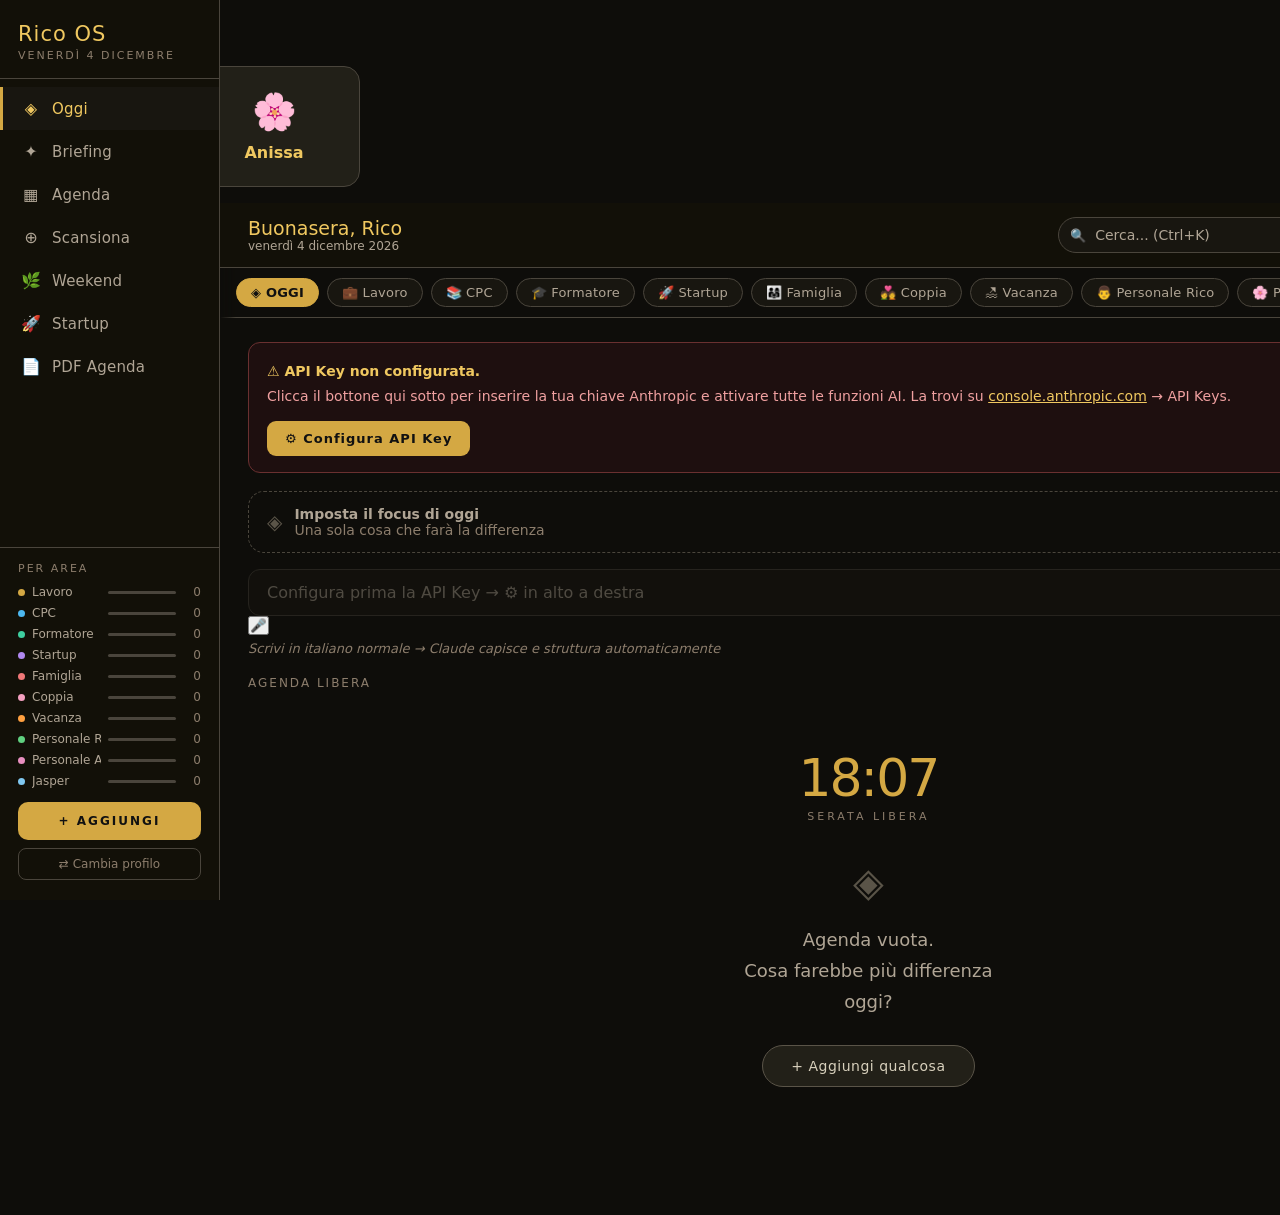
<file: ricoos/index.html>
<!DOCTYPE html>
<html lang="it">
<head>
<meta charset="UTF-8">
<meta name="viewport" content="width=device-width, initial-scale=1.0, viewport-fit=cover">
<title>Rico OS</title>
<meta name="apple-mobile-web-app-capable" content="yes">
<meta name="apple-mobile-web-app-title" content="Rico OS">
<meta name="apple-mobile-web-app-status-bar-style" content="black-translucent">
<meta name="theme-color" content="#0e0d0a">
<link rel="apple-touch-icon" href="data:image/svg+xml,<svg xmlns='http://www.w3.org/2000/svg' viewBox='0 0 100 100'><rect width='100' height='100' rx='22' fill='%230e0d0a'/><text y='.9em' font-size='72' x='50%' text-anchor='middle'>◈</text></svg>">
  <link rel="stylesheet" href="css/style.css">
</head>
<body>
  <link rel="stylesheet" href="css/style.css">

<!-- PIN SCREEN -->
<div id="pinScreen">
  <!-- STEP 1: scelta profilo -->
  <div id="profileSelect" class="pin-box" style="width:360px;max-width:92vw;">
    <div class="pin-logo">Rico OS</div>
    <div class="pin-sub" style="margin-bottom:28px">Chi sei?</div>
    <div style="display:flex;gap:16px;justify-content:center;margin-bottom:16px;">
      <button onclick="selectProfile('rico')" style="
        flex:1;padding:24px 16px;background:var(--bg3);border:1px solid var(--bdr);
        border-radius:16px;cursor:pointer;font-family:inherit;transition:all .2s;color:var(--txt2);
        display:flex;flex-direction:column;align-items:center;gap:10px;
      ">
        <span style="font-size:36px">👨</span>
        <span style="font-size:16px;font-weight:600;color:var(--gold2)">Rico</span>
      </button>
      <button onclick="selectProfile('anissa')" style="
        flex:1;padding:24px 16px;background:var(--bg3);border:1px solid var(--bdr);
        border-radius:16px;cursor:pointer;font-family:inherit;transition:all .2s;color:var(--txt2);
        display:flex;flex-direction:column;align-items:center;gap:10px;
      ">
        <span style="font-size:36px">🌸</span>
        <span style="font-size:16px;font-weight:600;color:var(--gold2)">Anissa</span>
      </button>
    </div>
  </div>

  <!-- STEP 2: inserisci PIN (nascosto inizialmente) -->
  <div id="pinEntry" class="pin-box" style="display:none;">
    <div class="pin-logo" id="pinProfileName">Rico OS</div>
    <div class="pin-sub" id="pinSubText">Inserisci il PIN</div>
    <div class="pin-dots">
      <div class="pin-dot" id="pd0"></div>
      <div class="pin-dot" id="pd1"></div>
      <div class="pin-dot" id="pd2"></div>
      <div class="pin-dot" id="pd3"></div>
    </div>
    <div class="pin-grid">
      <button class="pin-btn" onclick="pinPress('1')">1</button>
      <button class="pin-btn" onclick="pinPress('2')">2</button>
      <button class="pin-btn" onclick="pinPress('3')">3</button>
      <button class="pin-btn" onclick="pinPress('4')">4</button>
      <button class="pin-btn" onclick="pinPress('5')">5</button>
      <button class="pin-btn" onclick="pinPress('6')">6</button>
      <button class="pin-btn" onclick="pinPress('7')">7</button>
      <button class="pin-btn" onclick="pinPress('8')">8</button>
      <button class="pin-btn" onclick="pinPress('9')">9</button>
      <button class="pin-btn" onclick="pinPress('0')" style="grid-column:2">0</button>
      <button class="pin-del" onclick="pinDel()">⌫</button>
    </div>
    <div class="pin-error" id="pinError"></div>
    <button onclick="backToProfiles()" style="
      margin-top:16px;background:none;border:none;color:var(--dim);
      font-size:13px;cursor:pointer;font-family:inherit;
    ">← Cambia profilo</button>
  </div>
</div>

<div class="app">

<!-- ═══════════ SIDEBAR ═══════════ -->
<aside class="sidebar">
  <div class="sb-logo">
    <div class="sb-name">Rico OS</div>
    <div class="sb-date" id="sbDate"></div>
  </div>

  <nav class="sb-nav">
    <button class="sb-btn active" data-v="oggi"    onclick="setView('oggi')"><span class="sb-ico">◈</span>Oggi</button>
    <button class="sb-btn"        data-v="briefing" onclick="setView('briefing')"><span class="sb-ico">✦</span>Briefing</button>
    <button class="sb-btn"        data-v="agenda"  onclick="setView('agenda')"><span class="sb-ico">▦</span>Agenda</button>
    <button class="sb-btn"        data-v="upload"  onclick="setView('upload')"><span class="sb-ico">⊕</span>Scansiona</button>
    <button class="sb-btn"        data-v="weekend" onclick="setView('weekend')"><span class="sb-ico">🌿</span>Weekend</button>
    <button class="sb-btn"        data-v="jasper"  onclick="setView('jasper')"><span class="sb-ico">👶</span>Jasper</button>
    <button class="sb-btn sb-startup-btn" data-v="startup" onclick="setView('startup')"><span class="sb-ico">🚀</span>Startup</button>
    <button class="sb-btn"        onclick="openPDFModal()"><span class="sb-ico">📄</span>PDF Agenda</button>
  </nav>

  <div class="sb-bottom">
    <div class="sb-stat-lbl">Per area</div>
    <div id="sbStats"></div>
    <div class="sb-prog" id="sbProg" style="display:none">
      <div class="sb-prog-lbl" style="margin-top:10px;border-top:1px solid var(--bdr);padding-top:10px">Oggi</div>
      <div class="sb-prog-nums" id="sbProgNums"></div>
      <div class="sb-prog-bar"><div class="sb-prog-fill" id="sbProgFill" style="width:0%"></div></div>
    </div>
    <button class="sb-add-btn" onclick="openModal()">+ Aggiungi</button>
    <button onclick="switchProfile()" style="margin-top:8px;width:100%;padding:8px;background:none;border:1px solid var(--bdr);border-radius:8px;color:var(--dim);font-size:12px;cursor:pointer;font-family:inherit;transition:all .15s;" onmouseover="this.style.color='var(--gold)';this.style.borderColor='var(--gold3)'" onmouseout="this.style.color='var(--dim)';this.style.borderColor='var(--bdr)'">
      ⇄ Cambia profilo
    </button>
  </div>
</aside>

<!-- ═══════════ MAIN ═══════════ -->
<div class="main">

  <!-- Topbar desktop -->
  <div class="topbar">
    <div>
      <div class="tb-greet" id="tbGreet"></div>
      <div class="tb-date" id="tbDate"></div>
    </div>
    <div class="tb-flex"></div>
    <div class="search-wrap">
      <span class="search-ico">🔍</span>
      <input class="search-inp" id="dSrchInp" placeholder="Cerca... (Ctrl+K)" autocomplete="off"
        oninput="doSearch(this.value,'d')" onfocus="if(this.value) doSearch(this.value,'d')">
      <div class="search-res" id="dSrchRes"></div>
    </div>
    <button class="tb-settings-btn" onclick="openSettings()" title="Impostazioni API">⚙</button>
  </div>

  <!-- Areas bar desktop -->
  <div class="areas-bar" id="dAreas"></div>

  <!-- Content desktop -->
  <div class="content">

    <!-- OGGI -->
    <div class="view active" id="dv-oggi">
      <div id="dBanner" class="setup-banner" style="display:none">
        <strong>⚠ API Key non configurata.</strong><br>
        Clicca il bottone qui sotto per inserire la tua chiave Anthropic e attivare tutte le funzioni AI.
        La trovi su <a href="https://console.anthropic.com" target="_blank" style="color:var(--gold2)">console.anthropic.com</a> → API Keys.
        <br><button class="setup-cta" onclick="openSettings()">⚙ Configura API Key</button>
      </div>

      <div id="dNotifArea"></div>

      <div id="dMitWrap"></div>

      <div class="qa-wrap">
        <div class="qa-row">
          <input class="qa-inp has-mic" id="dQaInp" placeholder='Aggiunta rapida → es. "test CCOB giovedì mattina, alta priorità"' onkeydown="if(event.key==='Enter') doQA('d')">
          <button class="qa-mic" id="dQaMic" onclick="startVoice('d')" title="Dettatura vocale" style="display:none">🎤</button>
          <button class="qa-send" onclick="doQA('d')" title="Aggiungi con AI">✦</button>
        </div>
        <div class="qa-hint">Scrivi in italiano normale → Claude capisce e struttura automaticamente</div>
        <div class="qa-preview" id="dQaPreview"></div>
      </div>

      <div class="sec-lbl" id="dTodayLbl"></div>
      <div class="items-list" id="dTodayList"></div>
    </div>

    <!-- BRIEFING -->
    <div class="view" id="dv-briefing">
      <div class="briefing-page-lbl">✦ Coach AI · Briefing giornaliero</div>

      <button class="ai-strip" id="dAiBtn" onclick="doBriefing()">
        <span class="ai-star">✦</span>
        <div class="spin" id="dAiSpin"></div>
        <div>
          <div class="lbl" id="dAiBtnLbl">Inizia la giornata con il tuo coach</div>
          <div class="sub">Tocca per il briefing di oggi</div>
        </div>
      </button>

      <div class="chat-section" id="dChatSection">
        <div class="chat-msgs" id="dChatMsgs"></div>
        <div class="chat-inp-row">
          <input class="chat-inp" id="dChatInp" placeholder="Chatta con il tuo coach..." onkeydown="if(event.key==='Enter'&&!event.shiftKey){event.preventDefault();doChat('d')}">
          <button class="chat-send" onclick="doChat('d')">✦</button>
        </div>
        <div id="dChatConfirm" style="display:none" class="chat-action-preview"></div>
      </div>
    </div>

    <!-- AGENDA -->
    <div class="view" id="dv-agenda">
      <div class="week-nav">
        <button class="w-arr" onclick="shiftWeek(-1)">‹ Prec</button>
        <span class="week-lbl" id="dWkLbl"></span>
        <button class="w-arr" onclick="shiftWeek(1)">Succ ›</button>
      </div>
      <div class="week-grid" id="dWkGrid"></div>
      <div class="sec-lbl" id="dAgLbl"></div>
      <div class="items-list" id="dAgList"></div>
    </div>

    <!-- startup view placeholder (area chip ancora funziona) -->
    <div class="view" id="dv-startup"></div>

    <!-- JASPER — solo Anissa -->
    <div class="view" id="dv-jasper"></div>

    <!-- UPLOAD -->
    <div class="view" id="dv-upload">
      <div class="sec-lbl">Scansiona documento</div>
      <label class="upload-zone" for="dFileInp">
        <div class="upload-ico">📄</div>
        <div class="upload-lbl">Trascina o tocca per caricare<br>foto, screenshot o PDF</div>
        <div class="upload-sub">L'AI estrae automaticamente appuntamenti, test e scadenze · JPG · PNG · PDF</div>
      </label>
      <input type="file" id="dFileInp" accept="image/*,application/pdf" style="display:none" onchange="handleUpload(event)">
      <div class="upload-prev" id="dPrev"></div>
      <button class="act-btn scan-act" id="dScanBtn" onclick="doScan()">✦ Analizza con AI</button>
      <div class="scan-progress" id="dScanProg"><div class="scan-progress-bar" id="dScanBar"></div></div>
      <div class="scan-step-lbl" id="dScanLbl"></div>
      <div class="ext-box" id="dExtBox"></div>
      <button class="act-btn confirm-act" id="dConfBtn" onclick="confirmExtracted()">✓ Aggiungi tutto al calendario</button>
    </div>

    <!-- WEEKEND -->
    <div class="view" id="dv-weekend">
      <div class="wk-hdr">
        <h2>Weekend in famiglia</h2>
        <p>Idee per il Locarnese e Canton Ticino · con Anissa e Jasper</p>
      </div>
      <button class="wk-gen" id="dWkBtn" onclick="doWeekend()">
        <span style="font-size:18px;color:var(--gold);flex-shrink:0">✦</span>
        <div>
          <div class="lbl">Genera idee per questo weekend</div>
          <div class="sub">Ricerca eventi locali + consigli stagionali</div>
        </div>
        <div class="spin" id="dWkSpin" style="display:none;margin-left:auto"></div>
      </button>
      <div class="wk-cards" id="dWkCards"></div>
    </div>

  </div><!-- /content -->

  <!-- ══ MOBILE HEADER ══ -->
  <div class="mob-hdr">
    <div class="mob-top">
      <div>
        <div class="mob-date" id="mobDate"></div>
        <div class="mob-greet" id="mobGreet"></div>
      </div>
      <div style="display:flex;align-items:center;gap:8px">
        <div class="mob-prog" id="mobProg" style="display:none">
          <div class="mob-prog-nums" id="mobProgNums"></div>
          <div class="mob-prog-bar"><div class="mob-prog-fill" id="mobProgFill"></div></div>
        </div>
        <button style="background:none;border:none;color:var(--dim);font-size:18px;cursor:pointer;padding:4px" onclick="openSettings()">⚙</button>
      </div>
    </div>
    <div class="mob-search" style="position:relative">
      <span class="mob-search-ico">🔍</span>
      <input class="mob-search-inp" id="mSrchInp" placeholder="Cerca..." autocomplete="off"
        oninput="doSearch(this.value,'m')" onfocus="if(this.value) doSearch(this.value,'m')">
      <div class="mob-search-res" id="mSrchRes"></div>
    </div>
    <div class="mob-areas" id="mAreas"></div>
  </div>

  <!-- MOBILE CONTENT -->
  <div class="mob-content">
    <div class="view active" id="mv-oggi">
      <div id="mBanner" class="setup-banner" style="display:none">
        <strong>⚠ API Key mancante.</strong>
        <br><button class="setup-cta" style="margin-top:10px" onclick="openSettings()">⚙ Configura API Key</button>
      </div>
      <div id="mNotifArea"></div>
      <div id="mMitWrap"></div>
      <div class="qa-wrap">
        <div class="qa-row">
          <input class="qa-inp has-mic" id="mQaInp" placeholder='es. "riunione lavoro lunedì 9:00"' onkeydown="if(event.key==='Enter') doQA('m')">
          <button class="qa-mic" id="mQaMic" onclick="startVoice('m')" title="Voce" style="display:none">🎤</button>
          <button class="qa-send" onclick="doQA('m')" title="✦">✦</button>
        </div>
        <div class="qa-preview" id="mQaPreview"></div>
      </div>
      <div class="sec-lbl" id="mTodayLbl"></div>
      <div class="items-list" id="mTodayList"></div>
    </div>

    <div class="view" id="mv-briefing">
      <div class="briefing-page-lbl">✦ Coach AI · Briefing</div>
      <button class="ai-strip" id="mAiBtn" onclick="doBriefing()">
        <span class="ai-star">✦</span>
        <div class="spin" id="mAiSpin"></div>
        <div><div class="lbl" id="mAiBtnLbl">Inizia la giornata con il tuo coach</div></div>
      </button>
      <div class="chat-section" id="mChatSection">
        <div class="chat-msgs" id="mChatMsgs"></div>
        <div class="chat-inp-row">
          <input class="chat-inp" id="mChatInp" placeholder="Chatta con il tuo coach..." onkeydown="if(event.key==='Enter'){event.preventDefault();doChat('m')}">
          <button class="chat-send" onclick="doChat('m')">✦</button>
        </div>
        <div id="mChatConfirm" style="display:none" class="chat-action-preview"></div>
      </div>
    </div>

    <div class="view" id="mv-agenda">
      <div class="week-nav">
        <button class="w-arr" onclick="shiftWeek(-1)">‹</button>
        <span class="week-lbl" id="mWkLbl"></span>
        <button class="w-arr" onclick="shiftWeek(1)">›</button>
      </div>
      <div class="week-grid" id="mWkGrid"></div>
      <div class="sec-lbl" id="mAgLbl"></div>
      <div class="items-list" id="mAgList"></div>
    </div>

    <!-- startup view placeholder (area chip still works) -->
    <div class="view" id="mv-startup"></div>

    <!-- JASPER — solo Anissa -->
    <div class="view" id="mv-jasper"></div>

    <div class="view" id="mv-upload">
      <div class="sec-lbl">Scansiona documento</div>
      <label class="upload-zone" for="mFileInp">
        <div class="upload-ico">📄</div>
        <div class="upload-lbl">Tocca per caricare<br>foto o screenshot</div>
        <div class="upload-sub">JPG · PNG · PDF</div>
      </label>
      <input type="file" id="mFileInp" accept="image/*,application/pdf" style="display:none" onchange="handleUpload(event)">
      <div class="upload-prev" id="mPrev"></div>
      <button class="act-btn scan-act" id="mScanBtn" onclick="doScan()">✦ Analizza</button>
      <div class="scan-progress" id="mScanProg"><div class="scan-progress-bar" id="mScanBar"></div></div>
      <div class="scan-step-lbl" id="mScanLbl"></div>
      <div class="ext-box" id="mExtBox"></div>
      <button class="act-btn confirm-act" id="mConfBtn" onclick="confirmExtracted()">✓ Aggiungi al calendario</button>
    </div>

    <div class="view" id="mv-weekend">
      <div class="wk-hdr">
        <h2>Weekend</h2>
        <p>Locarnese · con Anissa e Jasper</p>
      </div>
      <button class="wk-gen" id="mWkBtn" onclick="doWeekend()">
        <span style="font-size:16px;color:var(--gold);flex-shrink:0">✦</span>
        <div><div class="lbl">Genera idee weekend</div></div>
        <div class="spin" id="mWkSpin" style="display:none;margin-left:auto"></div>
      </button>
      <div class="wk-cards" id="mWkCards"></div>
    </div>
  </div><!-- /mob-content -->

  <!-- Bottom nav mobile -->
  <nav class="bot-nav">
    <button class="bot-btn active" data-v="oggi"     onclick="setView('oggi')"><span class="bico">◈</span><span>Oggi</span><div class="bot-dot"></div></button>
    <button class="bot-btn"        data-v="briefing"  onclick="setView('briefing')"><span class="bico">✦</span><span>Coach</span><div class="bot-dot"></div></button>
    <button class="bot-btn"        data-v="agenda"   onclick="setView('agenda')"><span class="bico">▦</span><span>Agenda</span><div class="bot-dot"></div></button>
    <button class="bot-btn"        data-v="upload"   onclick="setView('upload')"><span class="bico">⊕</span><span>Scan</span><div class="bot-dot"></div></button>
    <button class="bot-btn"        data-v="weekend"  onclick="setView('weekend')"><span class="bico">🌿</span><span>Weekend</span><div class="bot-dot"></div></button>
    <button class="bot-btn"        data-v="jasper"   onclick="setView('jasper')"><span class="bico">👶</span><span>Jasper</span><div class="bot-dot"></div></button>
  </nav>

  <button class="mob-fab" onclick="openModal()">+</button>

</div><!-- /main -->
</div><!-- /app -->

<!-- ══ MODAL AGGIUNGI ══ -->
<div class="modal-overlay" id="addOverlay">
  <div class="modal-box" id="addBox">
    <div class="modal-hdr">
      <span class="modal-ttl" id="modalTitle">Nuovo elemento</span>
      <button class="modal-x" onclick="closeModal()">×</button>
    </div>
    <div class="field"><label>Titolo *</label>
      <input type="text" id="fTit" placeholder="Descrivi l'impegno, evento o task..."></div>
    <div class="field"><label>Tipo</label>
      <div class="pill-group" id="gTipo">
        <button class="pill on" data-v="task"     onclick="pill('tipo',this)">📋 Task</button>
        <button class="pill"    data-v="evento"   onclick="pill('tipo',this)">📅 Evento</button>
        <button class="pill"    data-v="test"     onclick="pill('tipo',this)">📝 Test</button>
        <button class="pill"    data-v="compito"  onclick="pill('tipo',this)">📚 Compito</button>
        <button class="pill"    data-v="scadenza" onclick="pill('tipo',this)">⏰ Scadenza</button>
        <button class="pill"    data-v="meeting"  onclick="pill('tipo',this)">🤝 Meeting</button>
      </div></div>
    <div class="field"><label>Area</label>
      <div class="pill-group" id="gArea">
        <button class="pill on" data-v="lavoro"           onclick="pill('area',this)">💼 Lavoro</button>
        <button class="pill"    data-v="cpc"              onclick="pill('area',this)">📚 CPC</button>
        <button class="pill"    data-v="formatore"        onclick="pill('area',this)">🎓 Formatore</button>
        <button class="pill"    data-v="startup"          onclick="pill('area',this)">🚀 Startup</button>
        <button class="pill"    data-v="famiglia"         onclick="pill('area',this)">👨‍👩‍👧 Famiglia</button>
        <button class="pill"    data-v="coppia"           onclick="pill('area',this)">💑 Coppia</button>
        <button class="pill"    data-v="vacanza"          onclick="pill('area',this)">🏖 Vacanza</button>
        <button class="pill"    data-v="personale_rico"   onclick="pill('area',this)">👨 Pers. Rico</button>
        <button class="pill"    data-v="personale_anissa" onclick="pill('area',this)">🌸 Pers. Anissa</button>
        <button class="pill"    data-v="jasper"           onclick="pill('area',this)">👶 Jasper</button>
      </div></div>
    <div class="field" id="fStField" style="display:none"><label>Progetto</label>
      <div class="pill-group" id="gSt">
        <button class="pill on" data-v="remychef"   onclick="pill('st',this)">🍽 RemyChef</button>
        <button class="pill"    data-v="zodai"      onclick="pill('st',this)">♊ ZodAI</button>
        <button class="pill"    data-v="paintquote" onclick="pill('st',this)">🎨 PaintQuote</button>
        <button class="pill"    data-v="freelance"  onclick="pill('st',this)">💻 Freelance</button>
      </div></div>
    <div class="field" id="fCpcField" style="display:none"><label>Materia CPC</label>
      <div class="pill-group" id="gCpc">
        <button class="pill on" data-v="CCOA" onclick="pill('cpc',this)">CCOA</button>
        <button class="pill"    data-v="CCOB" onclick="pill('cpc',this)">CCOB</button>
        <button class="pill"    data-v="CCOC" onclick="pill('cpc',this)">CCOC</button>
        <button class="pill"    data-v="CCOD" onclick="pill('cpc',this)">CCOD</button>
        <button class="pill"    data-v="CCOE" onclick="pill('cpc',this)">CCOE</button>
        <button class="pill"    data-v="Inglese" onclick="pill('cpc',this)">🇬🇧 Inglese</button>
      </div></div>
    <div class="row-2">
      <div class="field"><label>Data</label><input type="date" id="fData"></div>
      <div class="field"><label>Orario</label><input type="time" id="fOra"></div>
    </div>
    <div class="field"><label>Priorità</label>
      <div class="pill-group" id="gPrio">
        <button class="pill"    data-v="alta"  onclick="pill('prio',this)">🔴 Alta</button>
        <button class="pill on" data-v="media" onclick="pill('prio',this)">🟡 Media</button>
        <button class="pill"    data-v="bassa" onclick="pill('prio',this)">⚪ Bassa</button>
      </div></div>
    <div class="field"><label>Ricorrenza</label>
      <select id="fRecur">
        <option value="">Nessuna</option>
        <option value="weekly">Ogni settimana</option>
        <option value="biweekly">Ogni 2 settimane</option>
        <option value="monthly">Ogni mese</option>
      </select></div>
    <div class="field"><label>Note</label>
      <textarea id="fNote" rows="2" placeholder="Dettagli, link, promemoria..." oninput="this.style.height='auto';this.style.height=this.scrollHeight+'px'"></textarea></div>
    <div id="stopRecurWrap" style="display:none">
      <button class="stop-recur-btn" onclick="stopRecurrence()">✗ Interrompi ricorrenza da oggi</button>
    </div>
    <button class="submit-btn" id="modalSubmitBtn" onclick="submitModal()">Aggiungi</button>
  </div>
</div>

<!-- ══ SETTINGS MODAL ══ -->
<div class="modal-overlay" id="settingsOverlay">
  <div class="settings-box">
    <div class="modal-hdr">
      <span class="modal-ttl">⚙ Impostazioni</span>
      <button class="modal-x" onclick="closeSettings()">×</button>
    </div>

    <div class="field">
      <label>API Key Anthropic</label>
      <div class="key-input-wrap">
        <input type="password" id="keyInp" placeholder="sk-ant-api03-..." autocomplete="new-password">
        <button class="key-toggle" onclick="toggleKeyVis()" id="keyToggle">Mostra</button>
      </div>
      <div class="key-status" id="keyStatus"></div>
      <div style="font-size:12px;color:var(--dim);margin-top:8px;line-height:1.6">
        Ottieni la tua key su <a href="https://console.anthropic.com" target="_blank" style="color:var(--gold2)">console.anthropic.com</a> → API Keys → Create Key.<br>
        La key viene salvata nel browser (localStorage) e non viene mai inviata ad altri server.
      </div>
    </div>

    <button class="submit-btn" onclick="saveKey()">Salva e attiva</button>

    <div style="margin-top:20px;padding-top:16px;border-top:1px solid var(--bdr)">
      <div style="font-size:10px;color:var(--dim);letter-spacing:2px;text-transform:uppercase;margin-bottom:10px">Dati</div>
      <button onclick="openPDFModal()" style="display:block;width:100%;padding:11px;background:var(--bg3);border:1px solid var(--bdr);border-radius:9px;color:var(--txt2);font-size:13px;cursor:pointer;margin-bottom:8px;font-family:inherit;text-align:left">📄 PDF Agenda</button>
      <button onclick="switchProfile()" style="display:block;width:100%;padding:11px;background:var(--bg3);border:1px solid var(--bdr);border-radius:9px;color:var(--txt2);font-size:13px;cursor:pointer;margin-bottom:8px;font-family:inherit;text-align:left">⇄ Cambia profilo</button>
      <button onclick="clearData()" style="display:block;width:100%;padding:11px;background:#1e0f0f;border:1px solid #6a3030;border-radius:9px;color:#f07070;font-size:13px;cursor:pointer;font-family:inherit;text-align:left">🗑 Cancella tutti i dati</button>
    </div>
  </div>
</div>

<!-- Toast + Confetti -->
<div class="toast-wrap" id="toastWrap"></div>
<div class="confetti-c" id="confettiC"></div>
  <!-- JS — ordine obbligatorio: ogni file usa globals dei file precedenti -->
  <script src="js/config.js"></script>
  <script src="js/supabase.js"></script>
  <script src="js/ui.js"></script>
  <script src="js/startup.js"></script>
  <script src="js/jasper.js"></script>
  <script src="js/memory.js"></script>
  <script src="js/mit.js"></script>
  <script src="js/ai.js"></script>
  <script src="js/ai2.js"></script>
  <script src="js/ui2.js"></script>
  <script src="js/profile.js"></script>
  <script src="js/init.js"></script>


<!-- PDF MODAL -->
<div id="pdfModal" style="display:none;position:fixed;inset:0;z-index:8000;background:rgba(0,0,0,.6);align-items:center;justify-content:center;">
  <div style="background:var(--bg2);border:1px solid var(--bdr);border-radius:18px;padding:28px 24px;max-width:340px;width:92%;box-shadow:0 16px 48px rgba(0,0,0,.5);">
    <div style="font-size:11px;letter-spacing:2px;color:var(--dim);text-transform:uppercase;margin-bottom:16px;">📄 Esporta PDF agenda</div>
    <div style="font-size:14px;color:var(--txt2);margin-bottom:20px;">Scegli il periodo da esportare:</div>
    <div style="display:flex;flex-direction:column;gap:10px;">
      <button onclick="printWeekPDF(7);closePDFModal()" style="padding:14px 18px;background:var(--bg3);border:1px solid var(--bdr);border-radius:12px;color:var(--txt2);font-size:14px;cursor:pointer;font-family:inherit;text-align:left;">
        📅 <strong>Prossimi 7 giorni</strong><br><span style="font-size:12px;color:var(--dim)">Settimana corrente</span>
      </button>
      <button onclick="printWeekPDF(15);closePDFModal()" style="padding:14px 18px;background:var(--bg3);border:1px solid var(--bdr);border-radius:12px;color:var(--txt2);font-size:14px;cursor:pointer;font-family:inherit;text-align:left;">
        📅 <strong>Prossimi 15 giorni</strong><br><span style="font-size:12px;color:var(--dim)">Due settimane</span>
      </button>
      <button onclick="printWeekPDF(30);closePDFModal()" style="padding:14px 18px;background:var(--bg3);border:1px solid var(--bdr);border-radius:12px;color:var(--txt2);font-size:14px;cursor:pointer;font-family:inherit;text-align:left;">
        📅 <strong>Prossimi 30 giorni</strong><br><span style="font-size:12px;color:var(--dim)">Mese intero</span>
      </button>
    </div>
    <button onclick="closePDFModal()" style="margin-top:18px;width:100%;padding:10px;background:none;border:1px solid var(--bdr);border-radius:10px;color:var(--dim);font-size:13px;cursor:pointer;font-family:inherit;">✗ Annulla</button>
  </div>
</div>

</body>
</html>
</file>
<file: ricoos/css/style.css>
/* ═══════════════════════════════
   VARIABLES
═══════════════════════════════ */
:root {
  --bg:    #0e0d0a;
  --bg2:   #181610;
  --bg3:   #222018;
  --bg4:   #2c2920;
  --bdr:   #4a453c;
  --bdr2:  #5a5448;
  --txt:   #f2ead8;
  --txt2:  #d8d0bc;
  --txt3:  #b0a595;
  --dim:   #8c7d6c;
  --gold:  #d4a843;
  --gold2: #f0c860;
  --gold3: #a07828;
  --red:   #e06060;
  --green: #50c878;
  --c-lavoro:    #d4a843;
  --c-cpc:       #4db8f0;
  --c-formatore: #3ecfa0;
  --c-startup:   #b088f0;
  --c-famiglia:  #f07878;
  --c-personale: #60d080;
}

/* Anissa: stesso tema dorato di Rico — identico per scelta */
/* Anissa non vede Weekend */
[data-profile="anissa"] .bot-btn[data-v="weekend"],
[data-profile="anissa"] .sb-btn[data-v="weekend"],
[data-profile="anissa"] .sb-startup-btn { display:none!important; }

*{box-sizing:border-box;margin:0;padding:0;-webkit-tap-highlight-color:transparent;}
html,body{height:100%;}
body{background:var(--bg);color:var(--txt);font-family:system-ui,-apple-system,'Segoe UI',Helvetica,Arial,sans-serif;overflow-x:hidden;}
button,input,select,textarea{font-family:inherit;}
::placeholder{color:var(--txt3);}
::-webkit-scrollbar{width:5px;height:5px;}
::-webkit-scrollbar-track{background:transparent;}
::-webkit-scrollbar-thumb{background:var(--bdr2);border-radius:3px;}

/* ═══════════════════════════════
   APP SHELL
═══════════════════════════════ */
.app{display:flex;min-height:100vh;}

/* ═══ SIDEBAR ═══ */
.sidebar{
  width:220px;flex-shrink:0;background:#121008;
  border-right:1px solid var(--bdr);display:flex;flex-direction:column;
  position:fixed;top:0;left:0;height:100vh;overflow-y:auto;z-index:10;
}
.sb-logo{padding:22px 18px 16px;border-bottom:1px solid var(--bdr);}
.sb-name{font-size:21px;color:var(--gold2);letter-spacing:1px;}
.sb-date{font-size:11px;color:var(--dim);letter-spacing:2px;margin-top:3px;text-transform:uppercase;}

.sb-nav{padding:8px 0;flex:1;}
.sb-btn{
  display:flex;align-items:center;gap:11px;padding:12px 18px;
  background:none;border:none;color:var(--txt3);font-size:15px;
  cursor:pointer;width:100%;text-align:left;transition:all .15s;
  border-left:3px solid transparent;letter-spacing:.2px;
}
.sb-btn:hover{color:var(--txt2);background:var(--bg2);}
.sb-btn.active{color:var(--gold2);border-left-color:var(--gold);background:var(--bg2);}
.sb-ico{font-size:16px;width:20px;text-align:center;}

.sb-bottom{padding:14px 18px 20px;border-top:1px solid var(--bdr);margin-top:auto;}
.sb-stat-lbl{font-size:11px;letter-spacing:2px;color:var(--dim);text-transform:uppercase;margin-bottom:10px;}
.stat-row{display:flex;align-items:center;gap:7px;margin-bottom:7px;}
.stat-dot{width:7px;height:7px;border-radius:50%;flex-shrink:0;}
.stat-name{font-size:12px;color:var(--txt3);flex:1;white-space:nowrap;overflow:hidden;}
.stat-bar{flex:1;height:3px;background:var(--bdr);border-radius:2px;overflow:hidden;}
.stat-fill{height:100%;border-radius:2px;transition:width .5s;}
.stat-num{font-size:12px;color:var(--dim);width:18px;text-align:right;}

.sb-prog{margin:12px 0 0;}
.sb-prog-lbl{font-size:11px;letter-spacing:2px;color:var(--dim);text-transform:uppercase;margin-bottom:6px;}
.sb-prog-nums{font-size:24px;color:var(--gold2);line-height:1;margin-bottom:4px;}
.sb-prog-bar{width:100%;height:4px;background:var(--bdr);border-radius:2px;overflow:hidden;}
.sb-prog-fill{height:100%;background:linear-gradient(90deg,var(--gold3),var(--gold));border-radius:2px;transition:width .5s;}

.sb-add-btn{
  display:block;width:100%;margin-top:14px;padding:12px;
  background:var(--gold);border:none;border-radius:10px;
  color:#111;font-size:12px;font-weight:bold;letter-spacing:2px;
  text-transform:uppercase;cursor:pointer;transition:background .15s;
}
.sb-add-btn:hover{background:var(--gold2);}

/* ═══ MAIN ═══ */
.main{flex:1;display:flex;flex-direction:column;margin-left:220px;min-height:100vh;}

/* ═══ TOPBAR ═══ */
.topbar{
  position:sticky;top:0;z-index:9;
  display:flex;align-items:center;gap:16px;padding:14px 28px;
  background:#121008;border-bottom:1px solid var(--bdr);
}
.tb-greet{font-size:19px;color:var(--gold2);white-space:nowrap;}
.tb-date{font-size:12px;color:var(--txt3);white-space:nowrap;}
.tb-flex{flex:1;}

/* Search */
.search-wrap{position:relative;max-width:380px;width:100%;}
.search-ico{position:absolute;left:12px;top:50%;transform:translateY(-50%);color:var(--dim);font-size:13px;pointer-events:none;}
.search-inp{
  width:100%;background:var(--bg2);border:1px solid var(--bdr);border-radius:20px;
  color:var(--txt);padding:9px 14px 9px 36px;font-size:14px;outline:none;
  transition:border-color .2s;
}
.search-inp:focus{border-color:var(--gold3);}
.search-res{
  display:none;position:absolute;top:calc(100% + 6px);left:0;right:0;
  background:var(--bg3);border:1px solid var(--bdr2);border-radius:12px;
  max-height:300px;overflow-y:auto;z-index:50;box-shadow:0 8px 32px rgba(0,0,0,.6);
}
.search-res.open{display:block;}
.sr-item{padding:11px 14px;border-bottom:1px solid var(--bdr);cursor:pointer;transition:background .1s;}
.sr-item:last-child{border-bottom:none;}
.sr-item:hover{background:var(--bg4);}
.sr-title{font-size:14px;color:var(--txt);}
.sr-meta{font-size:12px;color:var(--txt3);margin-top:3px;}

.tb-settings-btn{
  background:none;border:1px solid var(--bdr);border-radius:8px;
  color:var(--dim);cursor:pointer;padding:8px 10px;font-size:14px;
  flex-shrink:0;transition:all .15s;
}
.tb-settings-btn:hover{color:var(--txt2);border-color:var(--bdr2);}

/* ═══ MIT — Most Important Task ═══ */
.mit-card{
  background:linear-gradient(135deg,var(--bg3) 0%,var(--bg2) 100%);
  border:1px solid var(--gold3);border-left:4px solid var(--gold);
  border-radius:16px;padding:16px 18px;margin-bottom:16px;
  transition:all .2s;
}
.mit-card.done-card{border-color:var(--bdr);border-left-color:var(--green);opacity:.7;}
.mit-lbl{font-size:10px;letter-spacing:2.5px;color:var(--gold3);text-transform:uppercase;margin-bottom:10px;display:flex;align-items:center;gap:8px;}
.mit-lbl::after{content:'';flex:1;height:1px;background:var(--gold3);opacity:.3;}
.mit-row{display:flex;align-items:flex-start;gap:12px;}
.mit-chk{
  width:26px;height:26px;border-radius:50%;flex-shrink:0;
  border:2px solid var(--gold3);background:transparent;
  cursor:pointer;transition:all .25s;display:flex;align-items:center;justify-content:center;
  font-size:13px;color:#111;
}
.mit-chk.on{background:var(--green);border-color:var(--green);}
.mit-text{
  flex:1;font-size:18px;font-weight:500;color:var(--txt);
  line-height:1.4;cursor:pointer;min-height:26px;
  border:none;background:none;outline:none;
  font-family:inherit;resize:none;width:100%;
  padding:0;
}
.mit-card.done-card .mit-text{text-decoration:line-through;color:var(--dim);}
.mit-actions{display:flex;gap:8px;margin-top:12px;flex-wrap:wrap;}
.mit-action-btn{
  padding:5px 12px;background:var(--bg4);border:1px solid var(--bdr);
  border-radius:20px;color:var(--txt3);font-size:12px;cursor:pointer;
  font-family:inherit;transition:all .15s;
}
.mit-action-btn:hover{border-color:var(--gold3);color:var(--gold2);}
.mit-suggest-spin{
  width:12px;height:12px;border:2px solid var(--bdr);border-top-color:var(--gold);
  border-radius:50%;animation:spinning .7s linear infinite;display:none;
}
.mit-empty{
  padding:14px 18px;border:1px dashed var(--bdr);border-radius:16px;
  margin-bottom:16px;display:flex;align-items:center;gap:12px;
  cursor:pointer;transition:all .2s;
}
.mit-empty:hover{border-color:var(--gold3);background:var(--bg2);}
.mit-empty-ico{font-size:20px;color:var(--bdr2);}
.mit-empty-txt{font-size:14px;color:var(--dim);}
.mit-empty-txt strong{color:var(--txt3);}

/* MIT inline input — sostituisce prompt() per iOS Safari */
.mit-inline-input{
  width:100%;background:var(--bg4);border:1px solid var(--gold3);
  border-radius:10px;color:var(--txt);padding:10px 14px;
  font-size:16px;font-family:inherit;outline:none;
  -webkit-appearance:none;appearance:none;
}
.mit-inline-input:focus{border-color:var(--gold);}
.mit-inline-input::placeholder{color:var(--dim);}
.mit-inline-row{display:flex;gap:8px;margin-top:10px;}
.mit-inline-btn{
  padding:10px 16px;border:none;border-radius:10px;
  font-size:14px;cursor:pointer;font-family:inherit;
  transition:all .15s;white-space:nowrap;
}
.mit-inline-btn.confirm{background:var(--gold);color:#111;}
.mit-inline-btn.cancel{background:var(--bg4);border:1px solid var(--bdr);color:var(--dim);}

/* ═══ STARTUP VISTA ═══ */
.startup-page{padding:0;}
.startup-section-lbl{font-size:10px;letter-spacing:2.5px;color:var(--dim);text-transform:uppercase;margin:20px 0 12px;}
.startup-section-lbl:first-child{margin-top:0;}

/* Barre carico settimanale */
.load-grid{display:flex;flex-direction:column;gap:10px;margin-bottom:8px;}
.load-row{display:flex;align-items:center;gap:10px;}
.load-area-ico{font-size:14px;width:20px;text-align:center;flex-shrink:0;}
.load-area-name{font-size:12px;color:var(--txt3);width:90px;flex-shrink:0;white-space:nowrap;overflow:hidden;}
.load-bar-bg{flex:1;height:7px;background:var(--bdr);border-radius:4px;overflow:hidden;}
.load-bar-fill{height:100%;border-radius:4px;transition:width .5s ease;min-width:3px;}
.load-count{font-size:11px;color:var(--dim);width:28px;text-align:right;flex-shrink:0;}

/* Card startup */
.st-card{
  background:var(--bg2);border:1px solid var(--bdr);border-radius:16px;
  padding:16px 18px;margin-bottom:12px;transition:all .2s;
}
.st-card:hover{border-color:var(--bdr2);}
.st-card-hdr{display:flex;align-items:center;gap:12px;margin-bottom:12px;}
.st-ico{font-size:26px;}
.st-card-name{font-size:16px;font-weight:600;color:var(--txt);}
.st-card-desc{font-size:12px;color:var(--dim);margin-top:2px;line-height:1.4;}
.st-semaforo{
  width:12px;height:12px;border-radius:50%;flex-shrink:0;margin-left:auto;
  box-shadow:0 0 8px currentColor;
}
.st-semaforo.green{color:#50c878;background:#50c878;}
.st-semaforo.yellow{color:#d4a843;background:#d4a843;}
.st-semaforo.red{color:#e06060;background:#e06060;}
.st-meta{display:flex;flex-wrap:wrap;gap:8px;margin-bottom:12px;}
.st-meta-pill{font-size:11px;padding:3px 10px;background:var(--bg3);border:1px solid var(--bdr);border-radius:20px;color:var(--txt3);}
.st-meta-pill.active{border-color:var(--gold3);color:var(--gold2);}
.st-next{font-size:13px;color:var(--txt2);padding:10px 12px;background:var(--bg3);border-radius:10px;margin-bottom:12px;line-height:1.5;}
.st-next-lbl{font-size:10px;letter-spacing:1.5px;color:var(--dim);text-transform:uppercase;margin-bottom:4px;}
.st-add-btn{
  padding:8px 16px;background:none;border:1px solid var(--bdr);border-radius:20px;
  color:var(--txt3);font-size:12px;cursor:pointer;font-family:inherit;transition:all .15s;
}
.st-add-btn:hover{border-color:var(--gold3);color:var(--gold2);}

/* ═══ SEZIONE JASPER ═══ */
/* Visibile solo per Anissa */
[data-profile="rico"] .bot-btn[data-v="jasper"],
[data-profile="rico"] .sb-btn[data-v="jasper"] { display:none!important; }

.jasper-page{ padding:0 0 calc(20px + env(safe-area-inset-bottom)); }

/* Header età */
.jas-hdr{
  background:linear-gradient(135deg,#1a1208 0%,#221608 50%,#1a1208 100%);
  border:1px solid #6a5030;border-radius:20px;
  padding:20px 20px 18px;margin-bottom:20px;text-align:center;
  position:relative;overflow:hidden;
}
.jas-hdr::before{
  content:'✦';position:absolute;top:-12px;left:-12px;
  font-size:80px;opacity:.04;color:#f0c860;
}
.jas-emoji{ font-size:clamp(36px,10vw,44px);margin-bottom:6px;line-height:1;display:block; }
.jas-age{
  font-size:clamp(22px,7vw,32px);font-weight:300;color:#f0c860;letter-spacing:-1px;
  line-height:1;margin-bottom:4px;
}
.jas-age-sub{ font-size:13px;color:#a09060;margin-bottom:14px; }
.jas-phrase{
  font-size:clamp(12px,3.5vw,14px);color:#c8b888;line-height:1.7;font-style:italic;
  max-width:280px;margin:0 auto;
  border-top:1px solid #6a5030;padding-top:12px;
}

/* Timeline milestone */
.jas-timeline{ margin-bottom:20px; }
.jas-tl-bar-wrap{
  position:relative;height:6px;background:#2a2010;
  border-radius:3px;margin:18px 0 8px;
}
.jas-tl-bar-fill{
  height:100%;border-radius:3px;
  background:linear-gradient(to right,#6a5030,#d4a843);
  transition:width .8s ease;
}
.jas-tl-dots{ position:relative;height:40px; }
.jas-tl-dot{
  position:absolute;transform:translateX(-50%);
  display:flex;flex-direction:column;align-items:center;gap:3px;
  cursor:default;
}
.jas-tl-dot-circle{
  width:10px;height:10px;border-radius:50%;
  border:2px solid #6a5030;background:#1a1208;
  flex-shrink:0;transition:all .2s;
}
.jas-tl-dot.past .jas-tl-dot-circle{ background:#d4a843;border-color:#d4a843; }
.jas-tl-dot.current .jas-tl-dot-circle{
  background:#f0c860;border-color:#f0c860;
  box-shadow:0 0 10px rgba(240,200,96,.6);width:14px;height:14px;
}
.jas-tl-dot-lbl{ font-size:9px;color:#6a5030;white-space:nowrap;margin-top:2px; }
.jas-tl-dot.past .jas-tl-dot-lbl{ color:#a08040; }
.jas-tl-dot.current .jas-tl-dot-lbl{ color:#f0c860;font-weight:bold; }
.jas-ms-list{ display:flex;flex-wrap:wrap;gap:6px;margin-top:8px; }
.jas-ms-pill{
  padding:4px 10px;border-radius:20px;font-size:11px;
  border:1px solid #3a2a10;color:#6a5030;background:#160f04;
}
.jas-ms-pill.past{ border-color:#6a5030;color:#a08040;background:#1e1608; }
.jas-ms-pill.current{ border-color:#d4a843;color:#f0c860;background:#221608;font-weight:bold; }

/* Diario giornaliero */
.jas-diary{ margin-bottom:20px; }
.jas-diary-date{
  font-size:10px;letter-spacing:2px;color:#6a5030;
  text-transform:uppercase;margin-bottom:12px;
  display:flex;align-items:center;gap:8px;
}
.jas-diary-date::after{ content:'';flex:1;height:1px;background:#3a2a10; }
.jas-tiles{ display:grid;grid-template-columns:1fr 1fr 1fr;gap:8px;margin-bottom:14px; }
.jas-tile{
  background:#160f04;border:1px solid #3a2a10;border-radius:14px;
  padding:12px 6px;text-align:center;cursor:pointer;
  transition:all .2s;position:relative;
}
@media (max-width:390px){
  .jas-tile{padding:10px 4px;border-radius:12px;}
  .jas-tile-ico{font-size:22px!important;}
  .jas-tile-name{font-size:9px!important;}
  .jas-tile-val{font-size:18px!important;}
}
.jas-tile:hover{ border-color:#6a5030;background:#1e1608; }
.jas-tile.filled{ border-color:#6a5030;background:#1a1208; }
.jas-tile-ico{ font-size:26px;margin-bottom:6px;line-height:1;display:block; }
.jas-tile-name{ font-size:10px;letter-spacing:1px;color:#6a5030;text-transform:uppercase;margin-bottom:6px; }
.jas-tile-val{ font-size:20px;min-height:26px;line-height:1; }
.jas-tile-sub{ font-size:10px;color:#6a5030;margin-top:3px; }

/* Grafico 7gg */
.jas-chart{ margin-bottom:20px; }
.jas-chart-grid{ display:flex;gap:6px;align-items:flex-end;height:60px; }
.jas-chart-col{ flex:1;display:flex;flex-direction:column;align-items:center;gap:3px;height:100%; }
.jas-chart-bar-wrap{ flex:1;display:flex;flex-direction:column;justify-content:flex-end;width:100%; }
.jas-chart-bar{ border-radius:3px 3px 0 0;min-height:2px;transition:height .4s ease;width:100%; }
.jas-chart-day{ font-size:9px;color:#6a5030;letter-spacing:1px;text-transform:uppercase;margin-top:4px; }

/* Note veloci */
.jas-note-inp{
  width:100%;background:#160f04;border:1px solid #3a2a10;
  border-radius:12px;color:#c8b888;padding:12px 14px;
  font-size:16px;font-family:inherit;resize:none;outline:none;
  line-height:1.6;transition:border-color .2s;
}
.jas-note-inp:focus{ border-color:#6a5030; }
.jas-note-inp::placeholder{ color:#4a3820; }
.jas-note-saved{ display:flex;flex-wrap:wrap;gap:8px;margin-top:10px; }
.jas-note-item{
  padding:8px 12px;background:#1a1208;border:1px solid #3a2a10;
  border-radius:10px;font-size:12px;color:#a09060;line-height:1.5;
  position:relative;max-width:100%;
}
.jas-note-ts{ font-size:10px;color:#4a3820;display:block;margin-bottom:2px; }
.jas-note-del{
  position:absolute;top:4px;right:6px;background:none;border:none;
  color:#4a3820;cursor:pointer;font-size:14px;padding:0;line-height:1;
}
.jas-note-del:hover{color:#e06060;}

/* Sub-tab Jasper */
.jas-tabs{display:flex;gap:4px;margin-bottom:18px;background:var(--bg2);border-radius:14px;padding:4px;}
.jas-tab{flex:1;padding:8px 4px;text-align:center;border:none;background:none;
  color:#6a5030;font-size:12px;font-family:inherit;cursor:pointer;border-radius:10px;
  transition:all .2s;line-height:1.3;}
.jas-tab.active{background:#221608;color:#f0c860;font-weight:600;}
.jas-tab-pane{display:none;}.jas-tab-pane.active{display:block;}

/* Storico calendario */
.jas-cal-hdr{display:flex;align-items:center;justify-content:space-between;margin-bottom:14px;}
.jas-cal-title{font-size:15px;font-weight:600;color:#d4a843;}
.jas-cal-nav{background:none;border:1px solid #3a2a10;border-radius:8px;
  color:#8a7040;padding:4px 10px;cursor:pointer;font-family:inherit;font-size:14px;}
.jas-cal-grid{display:grid;grid-template-columns:repeat(7,1fr);gap:4px;margin-bottom:16px;}
.jas-cal-dow{text-align:center;font-size:9px;color:#4a3820;letter-spacing:1px;
  text-transform:uppercase;padding:4px 0;}
.jas-cal-day{
  aspect-ratio:1;border-radius:10px;background:#0f0a02;border:1px solid #1e1608;
  display:flex;flex-direction:column;align-items:center;justify-content:center;
  cursor:pointer;transition:all .2s;position:relative;font-size:12px;color:#4a3820;
}
.jas-cal-day.has-data{border-color:#3a2a10;color:#a08040;background:#160f04;}
.jas-cal-day.has-milestone{border-color:#d4a843!important;background:#1e1608!important;}
.jas-cal-day.today{border-color:#f0c860;color:#f0c860;font-weight:bold;}
.jas-cal-day.selected{background:#221608;border-color:#d4a843;box-shadow:0 0 10px rgba(212,168,67,.3);}
.jas-cal-day.future{opacity:.25;cursor:default;}
.jas-cal-day.empty{opacity:.15;cursor:default;}
.jas-cal-dot{width:4px;height:4px;border-radius:50%;background:#6a5030;margin-top:2px;}
.jas-cal-dot.ms{background:#f0c860;}
.jas-cal-day-detail{
  background:#1a1208;border:1px solid #6a5030;border-radius:14px;
  padding:16px;margin-bottom:14px;animation:fadeIn .2s ease;
}
@keyframes fadeIn{from{opacity:0;transform:translateY(-4px)}to{opacity:1;transform:translateY(0)}}
.jas-day-row{display:flex;gap:8px;margin-bottom:8px;align-items:flex-start;flex-wrap:wrap;}
.jas-day-chip{font-size:11px;padding:3px 10px;background:#221608;border:1px solid #3a2a10;
  border-radius:20px;color:#a08040;}
.jas-day-chip.gold{border-color:#6a5030;color:#d4a843;}

/* Crescita peso */
.jas-weight-inp-row{display:flex;gap:8px;margin-bottom:16px;}
.jas-weight-inp{
  flex:1;background:#160f04;border:1px solid #3a2a10;border-radius:10px;
  color:#c8b888;padding:10px 14px;font-size:16px;font-family:inherit;outline:none;
  -webkit-appearance:none;
}
.jas-weight-chart{margin-bottom:16px;}
.jas-weight-entry{
  display:flex;align-items:center;gap:10px;padding:8px 12px;
  border-bottom:1px solid #1e1608;font-size:13px;color:#a08040;
}
.jas-weight-val{font-size:18px;font-weight:300;color:#f0c860;margin-left:auto;}
.jas-weight-del{background:none;border:none;color:#3a2a10;cursor:pointer;font-size:14px;padding:0;}
.jas-weight-del:hover{color:#e06060;}
.jas-weight-bar-wrap{height:60px;display:flex;align-items:flex-end;gap:4px;margin:12px 0;}
.jas-weight-bar{flex:1;background:#3a2a10;border-radius:3px 3px 0 0;position:relative;min-height:4px;}
.jas-weight-bar-lbl{font-size:8px;color:#6a5030;text-align:center;margin-top:3px;}

/* Sonno notturno */
.jas-sleep-row{display:flex;gap:8px;margin-top:10px;flex-wrap:wrap;}
.jas-sleep-inp{
  background:#160f04;border:1px solid #3a2a10;border-radius:10px;
  color:#c8b888;padding:8px 10px;font-size:16px;font-family:inherit;
  outline:none;width:90px;-webkit-appearance:none;text-align:center;
}
.jas-sleep-inp::placeholder{color:#4a3820;font-size:13px;}

/* Svezzamento */
.jas-food-tags{display:flex;flex-wrap:wrap;gap:6px;margin-bottom:10px;}
.jas-food-tag{
  padding:4px 10px;border-radius:20px;font-size:11px;border:1px solid;
  display:flex;align-items:center;gap:5px;cursor:pointer;
}
.jas-food-tag.ok{border-color:#3a7050;color:#50c878;background:#0a1f14;}
.jas-food-tag.no{border-color:#5a2010;color:#e06060;background:#1f0a0a;}
.jas-food-tag.new{border-color:#6a5030;color:#d4a843;background:#1a1208;}

/* Umore Anissa */
.jas-anissa-mood{
  background:#160f04;border:1px solid #3a2a10;border-radius:14px;
  padding:12px 14px;margin-bottom:16px;
}
.jas-anissa-lbl{font-size:10px;letter-spacing:2px;color:#6a5030;text-transform:uppercase;margin-bottom:8px;}
.jas-anissa-emojis{display:flex;justify-content:space-around;}
.jas-anissa-emoji{
  font-size:24px;cursor:pointer;opacity:.35;transition:all .2s;
  padding:4px 8px;border-radius:8px;
}
.jas-anissa-emoji.selected{opacity:1;background:#221608;}

/* Timer pasto + ML */
.jas-timer-strip{
  display:flex;gap:10px;margin-bottom:16px;
}
.jas-timer-card{
  flex:1;background:#1e1608;border:1px solid #6a5030;border-radius:14px;
  padding:12px 14px;text-align:center;
}
.jas-timer-lbl{font-size:9px;letter-spacing:2px;color:#6a5030;text-transform:uppercase;margin-bottom:6px;}
.jas-timer-val{font-size:20px;font-weight:300;color:#f0c860;line-height:1;}
.jas-timer-sub{font-size:10px;color:#6a5030;margin-top:3px;}
.jas-ml-row{display:flex;gap:6px;margin-top:10px;flex-wrap:wrap;}
.jas-ml-btn{
  padding:6px 12px;background:#160f04;border:1px solid #3a2a10;
  border-radius:20px;color:#8a7040;font-size:12px;cursor:pointer;
  font-family:inherit;transition:all .15s;
}
.jas-ml-btn:hover,.jas-ml-btn.active{border-color:#d4a843;color:#f0c860;background:#1e1608;}

/* Milestone custom */
.jas-custom-ms{margin-bottom:16px;}
.jas-custom-ms-list{display:flex;flex-direction:column;gap:6px;margin-bottom:10px;}
.jas-custom-ms-item{
  display:flex;align-items:center;gap:10px;
  padding:8px 12px;background:#1a1208;border:1px solid #3a2a10;
  border-radius:10px;font-size:13px;color:#c8b888;
}
.jas-custom-ms-date{font-size:10px;color:#6a5030;margin-left:auto;white-space:nowrap;}
.jas-custom-ms-del{background:none;border:none;color:#3a2a10;cursor:pointer;font-size:14px;padding:0 2px;}
.jas-custom-ms-del:hover{color:#e06060;}
.jas-ms-add-row{display:flex;gap:8px;}
.jas-ms-inp{
  flex:1;background:#160f04;border:1px solid #3a2a10;border-radius:10px;
  color:#c8b888;padding:8px 12px;font-size:16px;font-family:inherit;outline:none;
  -webkit-appearance:none;
}
.jas-ms-inp::placeholder{color:#4a3820;}

/* Note storiche */
.jas-notes-history{margin-top:12px;}
.jas-notes-day-hdr{font-size:10px;letter-spacing:1.5px;color:#4a3820;text-transform:uppercase;margin:10px 0 6px;}

/* Tile pulse animation */
@keyframes jas-pulse{0%,100%{opacity:1;}50%{opacity:.5;}}
.jas-tile.loading{animation:jas-pulse .6s ease infinite;}

/* ═══ AREAS BAR ═══ */
.areas-bar{
  display:flex;gap:8px;padding:10px 16px;
  border-bottom:1px solid var(--bdr);overflow-x:auto;flex-shrink:0;
  background:var(--bg);
  position:-webkit-sticky;position:sticky;top:68px;z-index:8;
  -webkit-mask:linear-gradient(to right,transparent 0,#000 16px,#000 calc(100% - 40px),transparent 100%);
  mask:linear-gradient(to right,transparent 0,#000 16px,#000 calc(100% - 40px),transparent 100%);
  -webkit-overflow-scrolling:touch;
}
.areas-bar::-webkit-scrollbar{display:none;}
.chip{
  flex-shrink:0;padding:6px 14px;border-radius:20px;
  border:1px solid var(--bdr);background:var(--bg2);
  font-size:13px;cursor:pointer;color:var(--txt3);
  transition:all .15s;letter-spacing:.2px;white-space:nowrap;
}
.chip:hover{color:var(--txt2);border-color:var(--bdr2);}
.chip.active{color:#111!important;font-weight:bold;}

/* ═══ CONTENT ═══ */
.content{flex:1;padding:24px 28px 80px;overflow-y:auto;}

/* ═══ VIEWS ═══ */
.view{display:none;}
.view.active{display:block;}

/* ═══════════════════════════════
   MOBILE
═══════════════════════════════ */
.mob-hdr{background:#121008;border-bottom:1px solid var(--bdr);padding:14px 14px 10px;}
.mob-top{display:flex;justify-content:space-between;align-items:flex-start;margin-bottom:10px;}
.mob-greet{font-size:20px;color:var(--gold2);font-weight:500;letter-spacing:-.3px;}
.mob-date{font-size:10px;letter-spacing:2.5px;color:var(--dim);text-transform:uppercase;margin-bottom:4px;}
.mob-prog{text-align:right;}
.mob-prog-nums{font-size:13px;color:var(--txt);margin-bottom:4px;}
.mob-prog-bar{width:66px;height:3px;background:var(--bdr);border-radius:2px;}
.mob-prog-fill{height:100%;background:var(--gold);border-radius:2px;transition:width .4s;}
.mob-search{margin:0 0 10px;position:relative;}
.mob-search-inp{
  width:100%;background:var(--bg2);border:1px solid var(--bdr);border-radius:20px;
  color:var(--txt);padding:9px 14px 9px 36px;font-size:14px;outline:none;
}
.mob-search-ico{position:absolute;left:12px;top:50%;transform:translateY(-50%);color:var(--dim);font-size:12px;pointer-events:none;}
.mob-search-res{
  display:none;position:absolute;left:0;right:0;top:calc(100% + 8px);
  background:var(--bg3);border:1px solid var(--bdr2);border-radius:12px;
  max-height:280px;overflow-y:auto;z-index:50;box-shadow:0 8px 32px rgba(0,0,0,.6);
}
.mob-search-res.open{display:block;}
.mob-areas{
  display:flex;gap:7px;overflow-x:auto;padding:0 2px;
  -webkit-mask:linear-gradient(to right,transparent 0,#000 8px,#000 calc(100% - 36px),transparent 100%);
  mask:linear-gradient(to right,transparent 0,#000 8px,#000 calc(100% - 36px),transparent 100%);
}
.mob-areas::-webkit-scrollbar{display:none;}

.mob-content{flex:1;overflow-y:auto;padding:0 0 140px;}
.mob-content>.view{padding:14px;}
/* Chat mobile: contenuta in box scrollabile, non cresce oltre lo schermo */
#mv-briefing .chat-section{
  display:flex!important;flex-direction:column;
  max-height:calc(100vh - 280px);min-height:0;
}
#mv-briefing .chat-msgs{
  flex:1;overflow-y:auto;min-height:80px;max-height:none;
}
#mv-briefing .chat-inp-row{flex-shrink:0;margin-top:8px;}
#mv-briefing .chat-action-preview{flex-shrink:0;}

.bot-nav{
  position:fixed;bottom:0;left:0;right:0;
  display:flex;background:#0e0d0a;
  border-top:1px solid var(--bdr);z-index:20;
  padding-bottom:env(safe-area-inset-bottom);
}
.bot-btn{
  flex:1;padding:10px 2px 11px;background:none;border:none;
  color:var(--dim);font-size:10px;letter-spacing:.6px;text-transform:uppercase;
  cursor:pointer;display:flex;flex-direction:column;align-items:center;gap:4px;
  transition:all .2s;position:relative;
}
.bot-btn .bico{
  font-size:20px;line-height:1;transition:transform .2s;
  filter:grayscale(1) opacity(.5);
}
.bot-btn.active{color:var(--gold2);}
.bot-btn.active .bico{
  filter:none;transform:translateY(-1px);
}
.bot-dot{display:none;}
.bot-btn.active::after{
  content:'';position:absolute;bottom:0;left:50%;transform:translateX(-50%);
  width:24px;height:2px;background:var(--gold);border-radius:2px 2px 0 0;
}
.mob-fab{
  position:fixed;bottom:68px;right:16px;width:50px;height:50px;
  border-radius:50%;background:var(--gold);border:none;color:#111;font-size:26px;
  cursor:pointer;z-index:25;display:flex;align-items:center;justify-content:center;
  box-shadow:0 4px 20px rgba(212,168,67,.4);transition:transform .15s;
}
.mob-fab:active{transform:scale(.95);}

/* ═══════════════════════════════
   SHARED COMPONENTS
═══════════════════════════════ */
.sec-lbl{font-size:12px;letter-spacing:2px;color:var(--dim);text-transform:uppercase;margin-bottom:14px;}

/* Setup banner */
.setup-banner{
  padding:16px 18px;background:#1e0f0f;border:1px solid #6a3030;
  border-radius:12px;font-size:14px;color:#f0a0a0;line-height:1.8;margin-bottom:18px;
}
.setup-banner strong{color:var(--gold2);}
.setup-banner code{background:#140808;padding:2px 7px;border-radius:4px;font-size:12px;font-family:monospace;color:#ffb0b0;}
.setup-cta{
  margin-top:12px;padding:10px 18px;background:var(--gold);border:none;
  border-radius:9px;color:#111;font-size:13px;font-weight:bold;
  letter-spacing:1px;cursor:pointer;font-family:inherit;display:inline-block;
}

/* AI strip */
.ai-strip{
  display:flex;align-items:center;gap:12px;padding:14px 18px;
  background:var(--bg2);border:1px solid var(--bdr);border-radius:12px;
  cursor:pointer;width:100%;font-family:inherit;transition:all .15s;margin-bottom:16px;text-align:left;
}
.ai-strip:hover{background:var(--bg3);border-color:var(--bdr2);}
.ai-star{font-size:17px;color:var(--gold);flex-shrink:0;}
.ai-strip .lbl{font-size:14px;color:var(--txt2);}
.ai-strip .sub{font-size:13px;color:var(--dim);margin-top:2px;}
.spin{
  width:15px;height:15px;border:2px solid var(--bdr);border-top-color:var(--gold);
  border-radius:50%;animation:spinning .7s linear infinite;display:none;flex-shrink:0;
}
.loading .spin{display:block;}
.loading .ai-star{display:none;}
@keyframes spinning{to{transform:rotate(360deg);}}

.ai-box{
  display:none;padding:22px 24px;background:var(--bg2);border:1px solid var(--bdr);
  border-radius:16px;font-size:16px;line-height:2;color:var(--txt);margin-bottom:18px;
  border-left:3px solid var(--gold3);
}
.ai-box.show{display:block;animation:fadeIn .3s ease;}

/* Quick add */
.qa-wrap{margin-bottom:20px;}
.qa-row{position:relative;}
.qa-inp{
  width:100%;background:var(--bg2);border:1px solid var(--bdr);border-radius:12px;
  color:var(--txt);padding:13px 52px 13px 18px;font-size:16px;outline:none;
  transition:border-color .2s;
}
.qa-inp:focus{border-color:var(--gold3);}
.qa-inp:disabled{opacity:.4;cursor:not-allowed;}
.qa-send{
  position:absolute;right:8px;top:50%;transform:translateY(-50%);
  background:var(--gold);border:none;border-radius:8px;color:#111;
  padding:7px 12px;cursor:pointer;font-size:14px;transition:background .15s;
}
.qa-send:hover{background:var(--gold2);}
.qa-hint{font-size:13px;color:var(--dim);margin-top:6px;font-style:italic;}
.qa-preview{
  display:none;padding:14px 16px;background:var(--bg3);border:1px solid var(--bdr2);
  border-radius:12px;margin-top:8px;
}
.qa-ptitle{font-size:11px;color:var(--gold);letter-spacing:1px;margin-bottom:8px;text-transform:uppercase;}
.qa-pitem{font-size:14px;color:var(--txt2);line-height:1.7;}
.qa-btns{display:flex;gap:8px;margin-top:12px;}
.qa-ok{padding:9px 18px;background:var(--green);border:none;border-radius:8px;color:#111;font-size:12px;font-weight:bold;cursor:pointer;font-family:inherit;letter-spacing:1px;}
.qa-no{padding:9px 14px;background:var(--bg4);border:1px solid var(--bdr);border-radius:8px;color:var(--txt3);font-size:12px;cursor:pointer;font-family:inherit;}
.qa-option-btn{
  display:block;width:100%;padding:10px 14px;margin-bottom:6px;
  background:var(--bg3);border:1px solid var(--bdr);border-radius:8px;
  color:var(--txt2);font-size:14px;cursor:pointer;font-family:inherit;
  text-align:left;transition:all .15s;
}
.qa-option-btn:hover{background:var(--bg4);border-color:var(--gold3);color:var(--gold);}
.qa-move-opts{margin:8px 0 4px;}

/* Items */
.items-list{display:flex;flex-direction:column;gap:10px;}
.empty-st{padding:60px 20px;text-align:center;color:var(--bdr2);}
.empty-st .sym{font-size:28px;margin-bottom:12px;}
.empty-st p{font-size:13px;color:var(--dim);letter-spacing:1px;}

/* Item card */
.item{
  background:var(--bg2);border:1px solid var(--bdr);border-radius:14px;
  border-left:4px solid var(--ic,var(--gold));padding:14px 16px;
  transition:opacity .25s,box-shadow .2s;position:relative;overflow:hidden;
  margin-bottom:10px;
}
.item:hover{box-shadow:0 4px 20px rgba(0,0,0,.3);}
.item.done{opacity:.3;}
.item-row{display:flex;align-items:flex-start;gap:12px;}
.chk{
  width:20px;height:20px;border-radius:50%;flex-shrink:0;margin-top:2px;
  border:2px solid var(--bdr2);background:transparent;cursor:pointer;
  display:flex;align-items:center;justify-content:center;transition:all .2s;
}
.chk.on{background:var(--gold);border-color:var(--gold);}
.chk-m{font-size:10px;color:#111;display:none;}
.chk.on .chk-m{display:block;}
.item-body{flex:1;min-width:0;}
.item-title{font-size:16px;color:var(--txt);line-height:1.4;margin-bottom:6px;word-break:break-word;}
.item.done .item-title{text-decoration:line-through;color:var(--dim);}
.item-meta{display:flex;flex-wrap:wrap;gap:6px;}
.badge{font-size:12px;padding:3px 9px;border-radius:20px;background:var(--bg3);}
.item-note{font-size:13px;color:var(--txt3);margin-top:8px;font-style:italic;line-height:1.6;padding:8px 10px;background:var(--bg3);border-radius:8px;}
.recur-lbl{font-size:11px;color:var(--dim);margin-top:5px;}
.del-btn{background:none;border:none;color:var(--bdr2);font-size:20px;cursor:pointer;padding:0 4px;flex-shrink:0;transition:color .15s;line-height:1;}
.del-btn:hover{color:var(--red);}
.edit-btn{background:none;border:none;color:var(--bdr2);font-size:15px;cursor:pointer;padding:0 4px;flex-shrink:0;transition:color .15s;line-height:1;margin-right:2px;}
.edit-btn:hover{color:var(--gold);}
.submit-btn.editing{background:#2a6020;border-color:#3a8030;}
.submit-btn.editing:hover{background:#3a8030;}
.urgent-dot{position:absolute;top:8px;right:8px;width:7px;height:7px;border-radius:50%;background:var(--red);}

/* ═══ AGENDA ═══ */
.week-nav{display:flex;align-items:center;justify-content:space-between;margin-bottom:16px;}
.week-lbl{font-size:16px;color:var(--gold2);}
.w-arr{background:var(--bg2);border:1px solid var(--bdr);border-radius:9px;color:var(--txt2);font-size:15px;cursor:pointer;padding:7px 16px;transition:all .15s;}
.w-arr:hover{background:var(--bg3);color:var(--gold);}
.week-grid{display:grid;grid-template-columns:repeat(7,1fr);gap:4px;margin-bottom:20px;}
.day-col{text-align:center;padding:10px 4px 8px;cursor:pointer;border-radius:12px;border:1px solid transparent;transition:all .18s;min-width:0;}
.day-col:hover{background:var(--bg2);}
.day-col.today{background:var(--bg2);border-color:var(--gold3);}
.day-col.selected{background:var(--bg3);border-color:var(--bdr2);}
.day-col.today.selected{border-color:var(--gold);}
.d-name{font-size:11px;letter-spacing:1px;color:var(--dim);text-transform:uppercase;}
.day-col.today .d-num{color:var(--gold2);}
.day-col .d-dots{min-height:6px;display:flex;gap:2px;justify-content:center;align-items:center;margin-top:3px;}
.day-col .item-dot{width:5px;height:5px;border-radius:50%;background:var(--gold3);flex-shrink:0;}
.day-col .item-dot.urgent{background:var(--red);}
.d-num{font-size:17px;font-weight:500;line-height:1.2;}
.d-dots{display:flex;gap:2px;justify-content:center;margin-top:4px;min-height:7px;}
.d-dot{width:5px;height:5px;border-radius:50%;}

/* ═══ STARTUP HUB ═══ */
.startup-grid{display:grid;gap:16px;}
.st-card{background:var(--bg2);border:1px solid var(--bdr);border-radius:14px;padding:18px;transition:border-color .2s;}
.st-card:hover{border-color:var(--bdr2);}
.st-top{display:flex;align-items:flex-start;justify-content:space-between;margin-bottom:14px;}
.st-name{font-size:17px;color:var(--txt);margin-bottom:3px;}
.st-desc{font-size:11px;color:var(--dim);}
.st-stage{padding:5px 12px;border-radius:20px;border:1px solid;font-size:11px;cursor:pointer;background:none;transition:all .15s;letter-spacing:.5px;font-family:inherit;}
.st-fields{display:grid;gap:10px;margin-bottom:14px;}
.st-f label{display:block;font-size:11px;color:var(--dim);letter-spacing:1px;text-transform:uppercase;margin-bottom:5px;}
.st-f input,.st-f textarea{
  width:100%;background:var(--bg3);border:1px solid var(--bdr);border-radius:8px;
  color:var(--txt2);padding:9px 12px;font-size:14px;font-family:inherit;outline:none;resize:none;transition:border-color .2s;
}
.st-f input:focus,.st-f textarea:focus{border-color:var(--gold3);}
.st-acts{display:flex;gap:8px;flex-wrap:wrap;}
.st-act{padding:7px 14px;background:var(--bg3);border:1px solid var(--bdr);border-radius:8px;color:var(--txt3);font-size:13px;cursor:pointer;font-family:inherit;transition:all .15s;letter-spacing:.3px;}
.st-act:hover{background:var(--bg4);color:var(--txt2);}
.st-act.gold{background:var(--gold3);border-color:var(--gold3);color:#111;}
.st-ai{display:none;margin-top:12px;padding:12px 14px;background:var(--bg3);border:1px solid var(--bdr);border-radius:9px;font-size:13px;line-height:1.75;color:var(--txt2);}
.st-ai.show{display:block;}
.st-tasks{margin-top:12px;}
.st-tasks-lbl{font-size:11px;color:var(--dim);letter-spacing:2px;text-transform:uppercase;margin-bottom:8px;}
.st-task{display:flex;align-items:center;gap:8px;padding:7px 10px;background:var(--bg3);border-radius:7px;margin-bottom:5px;font-size:13px;color:var(--txt2);}

/* ═══ UPLOAD ═══ */
.upload-zone{border:2px dashed var(--bdr);border-radius:14px;padding:44px 24px;text-align:center;cursor:pointer;transition:all .2s;display:block;margin-bottom:16px;}
.upload-zone:hover{border-color:var(--gold3);background:var(--bg2);}
.upload-ico{font-size:40px;margin-bottom:12px;}
.upload-lbl{font-size:16px;color:var(--txt2);line-height:1.7;}
.upload-sub{font-size:13px;color:var(--dim);margin-top:8px;}
.upload-prev{display:none;padding:16px;background:var(--bg2);border:1px solid var(--bdr);border-radius:12px;margin-bottom:14px;text-align:center;}
.upload-prev img{max-width:100%;max-height:200px;border-radius:9px;margin-bottom:8px;}
.upload-prev .fname{font-size:13px;color:var(--dim);}
.act-btn{display:none;width:100%;padding:14px;border:none;border-radius:11px;font-size:13px;font-weight:bold;font-family:inherit;cursor:pointer;letter-spacing:2px;text-transform:uppercase;margin-bottom:12px;transition:all .15s;}
.scan-act{background:var(--gold);color:#111;}
.scan-act:hover{background:var(--gold2);}
.scan-progress{display:none;margin:12px 0 0;height:3px;background:var(--bdr);border-radius:2px;overflow:hidden;}
.scan-progress.active{display:block;}
.scan-progress-bar{height:100%;width:0%;background:var(--gold);border-radius:2px;transition:width .4s ease;}
.scan-step-lbl{font-size:11px;letter-spacing:1.5px;color:var(--dim);text-transform:uppercase;margin-top:8px;display:none;}
.scan-step-lbl.active{display:block;}
.stop-recur-btn{
  display:block;width:100%;margin-top:12px;padding:9px;
  background:none;border:1px solid #6a3030;border-radius:9px;
  color:#f07070;font-size:13px;cursor:pointer;font-family:inherit;
  transition:all .15s;
}
.stop-recur-btn:hover{background:#1e0f0f;}
.confirm-act{background:#1e4a2e;border:1px solid #2e7a48;color:#70e098;}
.ext-box{display:none;padding:16px;background:var(--bg2);border:1px solid var(--bdr);border-radius:12px;margin-bottom:12px;}
.ext-item{padding:11px 13px;background:var(--bg3);border-radius:9px;margin-bottom:8px;border-left:3px solid var(--ic,var(--gold));}
.ext-title{font-size:15px;color:var(--txt);}
.ext-meta{font-size:13px;color:var(--txt3);margin-top:3px;}

/* ═══ WEEKEND ═══ */
.wk-hdr{margin-bottom:22px;}
.wk-hdr h2{font-size:22px;font-weight:normal;color:var(--gold2);margin-bottom:6px;}
.wk-hdr p{font-size:14px;color:var(--dim);}
.wk-gen{
  display:flex;align-items:center;gap:12px;padding:15px 18px;
  background:var(--bg2);border:1px solid var(--bdr);border-radius:12px;
  cursor:pointer;width:100%;font-family:inherit;transition:all .15s;margin-bottom:22px;text-align:left;
}
.wk-gen:hover{background:var(--bg3);border-color:var(--bdr2);}
.wk-gen .lbl{font-size:15px;color:var(--gold);}
.wk-gen .sub{font-size:13px;color:var(--dim);margin-top:2px;}
.wk-cards{display:grid;gap:14px;}
.idea-card{background:var(--bg2);border:1px solid var(--bdr);border-radius:14px;padding:20px;}
.idea-tag{display:inline-block;font-size:12px;padding:3px 10px;border-radius:20px;background:var(--bg3);color:var(--gold);letter-spacing:1px;text-transform:uppercase;margin-bottom:10px;}
.idea-title{font-size:17px;color:var(--txt);margin-bottom:8px;}
.idea-desc{font-size:14px;color:var(--txt2);line-height:1.8;}
.idea-add{margin-top:12px;padding:8px 14px;background:var(--bg3);border:1px solid var(--bdr);border-radius:8px;color:var(--txt3);font-size:13px;cursor:pointer;font-family:inherit;transition:all .15s;}
.idea-add:hover{color:var(--gold);}

/* ═══════════════════════════════
   MODALS (overlay system)
═══════════════════════════════ */
.modal-overlay{
  display:none;position:fixed;inset:0;background:rgba(0,0,0,.88);
  z-index:100;align-items:flex-end;justify-content:center;
}
.modal-overlay.open{display:flex;}

/* prevent clicks on modal from closing overlay */
.modal-box{
  width:100%;max-width:620px;background:#181610;
  border-top:1px solid var(--bdr);border-radius:20px 20px 0 0;
  padding:22px 22px 40px;max-height:94vh;overflow-y:auto;
}
.modal-hdr{display:flex;justify-content:space-between;align-items:center;margin-bottom:20px;}
.modal-ttl{color:var(--gold2);font-size:13px;letter-spacing:2px;text-transform:uppercase;}
.modal-x{background:none;border:none;color:var(--dim);font-size:28px;cursor:pointer;line-height:1;padding:0 4px;}
.modal-x:hover{color:var(--txt2);}

.field{margin-bottom:14px;}
.field label{display:block;font-size:12px;color:var(--txt3);letter-spacing:1px;text-transform:uppercase;margin-bottom:7px;}
input[type=text],input[type=time],input[type=date],input[type=password],textarea,select{
  width:100%;background:#111009;border:1px solid var(--bdr);border-radius:9px;
  color:var(--txt);padding:12px 14px;font-size:15px;font-family:inherit;outline:none;transition:border-color .2s;
}
input:focus,textarea:focus,select:focus{border-color:var(--gold3);}
textarea{resize:vertical;min-height:60px;}
select option{background:#181610;}
.row-2{display:grid;grid-template-columns:1fr 1fr;gap:12px;}

.pill-group{display:flex;gap:8px;flex-wrap:wrap;}
.pill{
  padding:7px 14px;border:1px solid var(--bdr);border-radius:20px;
  background:var(--bg2);color:var(--txt3);font-family:inherit;font-size:13px;
  cursor:pointer;transition:all .15s;letter-spacing:.3px;
}
.pill:hover{color:var(--txt2);}
.pill.on{color:#111!important;border-color:transparent!important;}

.submit-btn{
  width:100%;padding:15px;background:var(--gold);border:none;border-radius:11px;
  color:#111;font-size:13px;font-weight:bold;font-family:inherit;
  letter-spacing:2px;text-transform:uppercase;cursor:pointer;margin-top:10px;transition:background .15s;
}
.submit-btn:hover{background:var(--gold2);}

/* ═══ SETTINGS MODAL ═══ */
.settings-box{
  width:100%;max-width:500px;background:#181610;
  border-radius:16px;padding:28px;margin:auto;max-height:90vh;overflow-y:auto;
}
.key-input-wrap{position:relative;}
.key-input-wrap input{padding-right:90px;}
.key-toggle{position:absolute;right:10px;top:50%;transform:translateY(-50%);background:var(--bg3);border:1px solid var(--bdr);border-radius:6px;color:var(--txt3);font-size:13px;cursor:pointer;padding:5px 11px;}
.key-status{margin-top:8px;font-size:13px;}
.key-status.ok{color:var(--green);}
.key-status.err{color:var(--red);}

/* ═══ SMART NOTIFICATION BANNERS ═══ */
.notif-banner{
  display:flex;align-items:flex-start;gap:12px;
  padding:13px 16px;border-radius:12px;margin-bottom:10px;
  font-size:14px;line-height:1.6;border:1px solid;
  animation:slideDown .25s ease;
}
@keyframes slideDown{from{opacity:0;transform:translateY(-8px);}to{opacity:1;transform:translateY(0);}}
.notif-banner.urgent {background:#1e0808;border-color:#8a2020;color:#f09090;}
.notif-banner.warn   {background:#1e1608;border-color:#7a5010;color:#e0b060;}
.notif-banner.info   {background:#081018;border-color:#204060;color:#80b8e0;}
.notif-banner.ok     {background:#081808;border-color:#205030;color:#70c880;}
.notif-banner .nb-ico{font-size:20px;flex-shrink:0;margin-top:1px;}
.notif-banner .nb-body{flex:1;}
.notif-banner .nb-title{font-weight:bold;margin-bottom:3px;}
.notif-banner .nb-msg{font-size:13px;opacity:.9;}
.notif-dismiss{
  background:none;border:none;color:inherit;opacity:.5;
  font-size:18px;cursor:pointer;padding:0 2px;flex-shrink:0;line-height:1;
}
.notif-dismiss:hover{opacity:1;}

/* ═══ CHAT AI ═══ */
.chat-section{margin-top:0;border-top:1px solid var(--bdr);padding-top:14px;}
.chat-msgs{max-height:320px;overflow-y:auto;display:flex;flex-direction:column;gap:10px;margin-bottom:12px;padding-right:4px;}
.chat-msg{padding:10px 14px;border-radius:12px;font-size:14px;line-height:1.6;max-width:92%;}
.chat-msg.user{background:var(--bg3);border:1px solid var(--bdr);color:var(--txt);align-self:flex-end;}
.chat-msg.ai{background:var(--bg2);border:1px solid var(--bdr2);color:var(--txt2);align-self:flex-start;}
.chat-msg.ai.loading{color:var(--dim);font-style:italic;}
.chat-inp-row{display:flex;gap:8px;align-items:center;}
.chat-inp{flex:1;background:var(--bg2);border:1px solid var(--bdr);border-radius:20px;color:var(--txt);padding:10px 16px;font-size:16px;outline:none;font-family:inherit;transition:border-color .2s;}
.chat-inp:focus{border-color:var(--gold3);}
.chat-send{background:var(--gold);border:none;border-radius:50%;width:36px;height:36px;color:#111;font-size:15px;cursor:pointer;flex-shrink:0;transition:background .15s;}
.chat-send:hover{background:var(--gold2);}
.chat-action-preview{margin-top:10px;padding:12px 14px;background:#0e1e0e;border:1px solid #2e6a3e;border-radius:10px;}
.chat-action-title{font-size:12px;color:#70c880;letter-spacing:1px;text-transform:uppercase;margin-bottom:8px;}
.chat-action-item{font-size:13px;color:var(--txt2);margin-bottom:4px;}
.chat-action-btns{display:flex;gap:8px;margin-top:10px;}
.chat-confirm-btn{padding:7px 16px;background:var(--green);border:none;border-radius:8px;color:#111;font-size:13px;font-weight:bold;cursor:pointer;}
.chat-reject-btn{padding:7px 16px;background:var(--bg3);border:1px solid var(--bdr);border-radius:8px;color:var(--txt3);font-size:13px;cursor:pointer;}


.toast-wrap{position:fixed;top:20px;right:20px;z-index:300;display:flex;flex-direction:column;gap:8px;pointer-events:none;}
.toast{background:var(--bg3);border:1px solid var(--bdr2);border-radius:10px;padding:13px 16px;font-size:14px;color:var(--txt);min-width:220px;max-width:320px;box-shadow:0 8px 24px rgba(0,0,0,.5);pointer-events:auto;animation:tslide .3s ease;}
.toast.success{border-left:3px solid var(--green);}
.toast.info{border-left:3px solid var(--gold);}
.toast.warn{border-left:3px solid var(--red);}
@keyframes tslide{from{opacity:0;transform:translateX(20px);}to{opacity:1;transform:translateX(0);}}

/* ═══ CONFETTI ═══ */
.confetti-c{position:fixed;inset:0;pointer-events:none;z-index:400;overflow:hidden;}
.cft{position:absolute;top:-20px;width:9px;height:9px;animation:fall linear forwards;border-radius:2px;}
@keyframes shake{0%,100%{transform:translateX(0)}25%{transform:translateX(-8px)}75%{transform:translateX(8px)}}


/* ═══ BRIEFING PAGE ═══ */
.briefing-page-lbl{font-size:12px;letter-spacing:2px;color:var(--dim);text-transform:uppercase;margin-bottom:18px;}
#dv-briefing .chat-section,#mv-briefing .chat-section{display:block!important;border-top:1px solid var(--bdr);padding-top:18px;margin-top:18px;}
#dv-briefing .ai-strip .sub,#mv-briefing .ai-strip .sub{font-size:12px;}

/* ═══ FILTER SECTIONS ═══ */
.filter-section{margin-bottom:22px;}
.filter-sec-lbl{
  font-size:11px;letter-spacing:2px;color:var(--dim);text-transform:uppercase;
  margin-bottom:10px;padding-bottom:7px;border-bottom:1px solid var(--bdr);
  display:flex;align-items:center;gap:7px;
}
.filter-sec-lbl.lbl-overdue{color:var(--red);}
.filter-sec-lbl.lbl-future{color:var(--gold);}
.filter-sec-lbl.lbl-done{color:var(--green);}
.completati-wrap{max-height:168px;overflow-y:auto;display:flex;flex-direction:column-reverse;}
.completati-wrap .item{opacity:.5;}
.completati-wrap .item:last-child,.completati-wrap .item:nth-last-child(2){opacity:.75;}

/* ═══ EMPTY STATE ═══ */
.empty-oggi{
  display:flex;flex-direction:column;align-items:center;justify-content:center;
  padding:48px 24px;text-align:center;
}
.empty-oggi-time{
  font-size:52px;font-weight:300;color:var(--gold);letter-spacing:-2px;
  line-height:1;margin-bottom:6px;font-variant-numeric:tabular-nums;
}
.empty-oggi-label{
  font-size:11px;letter-spacing:3px;color:var(--dim);text-transform:uppercase;margin-bottom:36px;
}
.empty-oggi-sym{
  font-size:40px;color:var(--bdr2);margin-bottom:20px;
  animation:pulse 3s ease-in-out infinite;
}
@keyframes pulse{0%,100%{opacity:.4;transform:scale(1);}50%{opacity:.9;transform:scale(1.05);}}
.empty-oggi-msg{
  font-size:18px;color:var(--txt3);line-height:1.7;max-width:260px;margin-bottom:28px;
  font-weight:300;
}
.empty-oggi-cta{
  padding:12px 28px;background:var(--bg3);border:1px solid var(--bdr2);
  border-radius:24px;color:var(--txt2);font-size:14px;cursor:pointer;
  font-family:inherit;letter-spacing:.5px;transition:all .2s;
}
.empty-oggi-cta:hover{border-color:var(--gold3);color:var(--gold2);}
.empty-st{
  display:flex;flex-direction:column;align-items:center;padding:40px 20px;
  text-align:center;color:var(--dim);
}
.empty-st .sym{font-size:28px;margin-bottom:12px;opacity:.4;}
.empty-st p{font-size:14px;line-height:1.6;}

/* ═══ AREA PICKER ═══ */
.area-picker{
  position:fixed;z-index:9999;
  background:var(--bg3);border:1px solid var(--bdr);
  border-radius:14px;padding:10px;
  box-shadow:0 8px 32px rgba(0,0,0,.5);
  display:flex;flex-wrap:wrap;gap:6px;max-width:270px;
  animation:fadeIn .12s ease;
}
.area-picker-btn{
  padding:5px 10px;border-radius:8px;border:1px solid var(--bdr);
  background:var(--bg4);color:var(--txt2);font-size:12px;
  cursor:pointer;font-family:inherit;white-space:nowrap;transition:all .12s;
}
.area-picker-btn:hover{background:var(--bg5);border-color:var(--gold3);}
.area-picker-btn.current{border-color:var(--gold);color:var(--gold);font-weight:bold;}
.area-badge-edit{cursor:pointer;transition:opacity .15s;}
.area-badge-edit:hover{opacity:.7;}
.area-picker-overlay{position:fixed;inset:0;z-index:9998;}

/* ═══ RIPROGRAMMA ═══ */
.riprog-panel{
  background:var(--bg3);border:1px solid var(--gold3);border-radius:12px;
  padding:16px 18px;margin:6px 0 10px;animation:slideDown .2s ease;
}
.riprog-title{font-size:12px;color:var(--gold);letter-spacing:1px;text-transform:uppercase;margin-bottom:10px;}
.riprog-ai-hint{font-size:13px;color:var(--txt3);margin-bottom:12px;min-height:18px;line-height:1.6;}
.riprog-fields{display:flex;gap:10px;margin-bottom:12px;}
.riprog-fields input{flex:1;padding:10px 12px;font-size:14px;}
.riprog-btns{display:flex;gap:8px;}
.riprog-ok{padding:8px 18px;background:var(--gold);border:none;border-radius:8px;color:#111;font-size:12px;font-weight:bold;cursor:pointer;font-family:inherit;letter-spacing:1px;}
.riprog-ok:hover{background:var(--gold2);}
.riprog-cancel{padding:8px 14px;background:var(--bg4);border:1px solid var(--bdr);border-radius:8px;color:var(--txt3);font-size:12px;cursor:pointer;font-family:inherit;}
.riprog-btn{
  background:none;border:1px solid var(--bdr);border-radius:6px;
  color:var(--dim);font-size:11px;cursor:pointer;padding:3px 9px;margin-top:7px;
  font-family:inherit;transition:all .15s;letter-spacing:.5px;display:inline-block;
}
.riprog-btn:hover{color:var(--gold);border-color:var(--gold3);}

/* ═══ CHAT LAYOUT MIGLIORATO ═══ */
.chat-section{margin-top:0;border-top:1px solid var(--bdr);padding-top:18px;}
.chat-msgs{max-height:380px;overflow-y:auto;display:flex;flex-direction:column;gap:12px;margin-bottom:14px;padding-right:4px;}
.chat-msg{padding:12px 16px;border-radius:14px;font-size:14px;line-height:1.7;max-width:92%;}

/* ═══ VISTE SENZA CHIP/SEARCH/FAB ═══ */
.app[data-view="briefing"] .areas-bar,
.app[data-view="briefing"] .mob-areas,
.app[data-view="briefing"] .search-wrap,
.app[data-view="briefing"] .mob-fab,
.app[data-view="upload"]   .areas-bar,
.app[data-view="upload"]   .mob-areas,
.app[data-view="upload"]   .search-wrap,
.app[data-view="weekend"]  .areas-bar,
.app[data-view="weekend"]  .mob-areas,
.app[data-view="weekend"]  .search-wrap,
.app[data-view="startup"]  .areas-bar,
.app[data-view="startup"]  .mob-areas,
.app[data-view="startup"]  .search-wrap,
.app[data-view="startup"]  .mob-fab,
.app[data-view="jasper"]   .areas-bar,
.app[data-view="jasper"]   .mob-areas,
.app[data-view="jasper"]   .search-wrap,
.app[data-view="jasper"]   .mob-fab { display:none!important; }

/* ═══ RESPONSIVE ═══ */
@media(min-width:768px){
  .mob-hdr,.bot-nav,.mob-fab,.mob-content{display:none!important;}
}
@media(max-width:767px){
  .app{flex-direction:column;}
  .sidebar,.main .topbar,.areas-bar,.content{display:none!important;}
  .main{margin-left:0;}
  .mob-hdr,.mob-content,.bot-nav,.mob-fab{display:flex!important;}
  .mob-hdr,.mob-content{display:block!important;}
  .wk-cards,.startup-grid{grid-template-columns:1fr!important;}
  .modal-overlay{align-items:flex-end;}
  .modal-box,.settings-box{border-radius:20px 20px 0 0;max-width:100%;}
  .settings-box{margin:auto 0 0;}
}
@media(min-width:768px){
  .modal-overlay{align-items:center;}
  .modal-box{border-radius:16px;border:1px solid var(--bdr);}
  .settings-box{margin:auto;}
  .wk-cards{grid-template-columns:1fr 1fr;}
  .startup-grid{grid-template-columns:1fr 1fr;}
}
</file>
